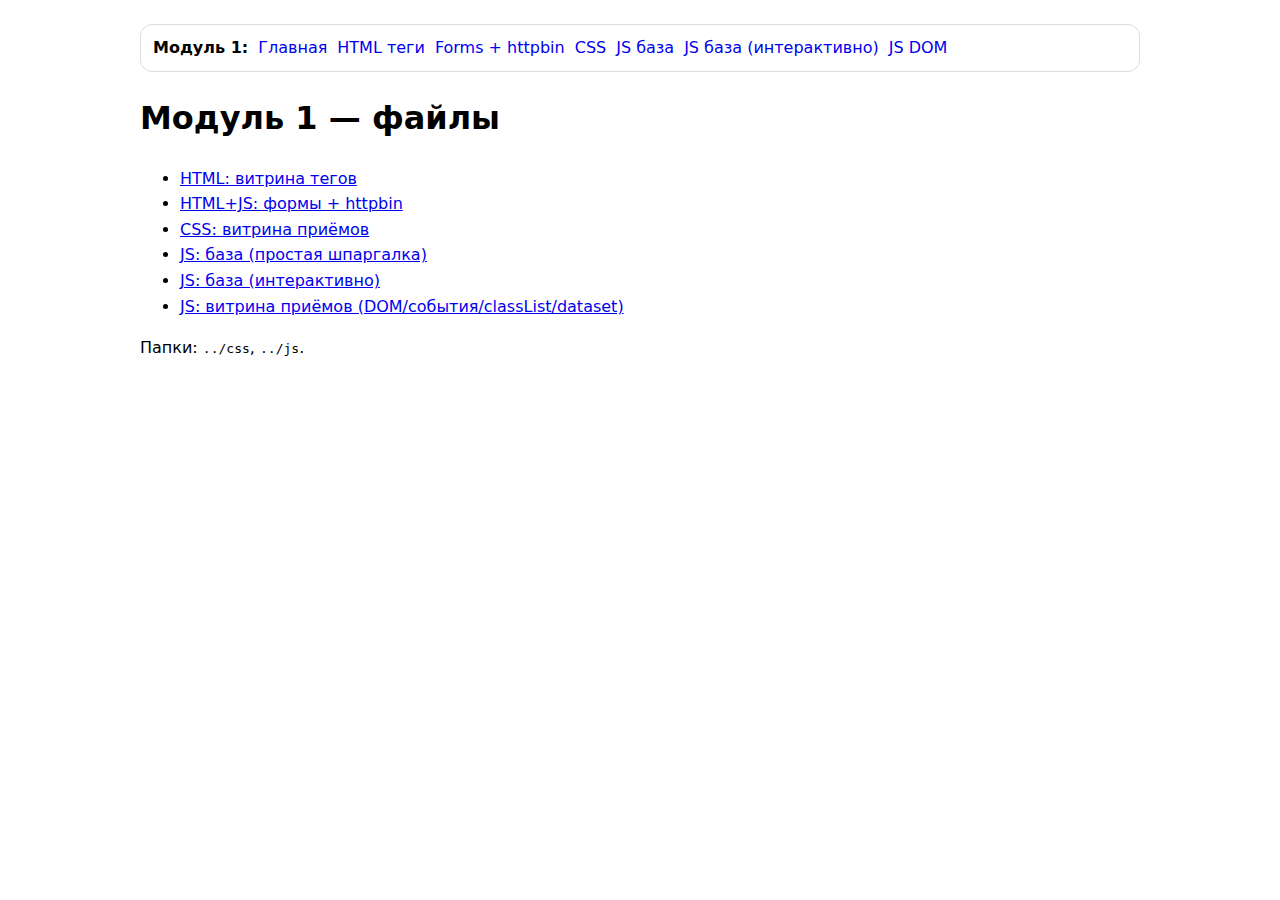
<file: module1/html/index.html>
<!DOCTYPE html>
<html lang="ru">
<head>
  <meta charset="UTF-8" />
  <meta name="viewport" content="width=device-width, initial-scale=1.0" />
  <title>Модуль 1 — навигация</title>
</head>
<body>
  <div class="topnav" role="navigation" aria-label="Навигация модуля 1">
    <strong>Модуль 1:</strong>
    <a href="./index.html">Главная</a>
    <a href="./tags-showcase.html">HTML теги</a>
    <a href="./forms-httpbin.html">Forms + httpbin</a>
    <a href="./css-showcase.html">CSS</a>
    <a href="./js-basics-cheatsheet.html">JS база</a>
    <a href="./js-basics.html">JS база (интерактивно)</a>
    <a href="./js-showcase.html">JS DOM</a>
  </div>

  <h1>Модуль 1 — файлы</h1>
  <ul>
    <li><a href="./tags-showcase.html">HTML: витрина тегов</a></li>
    <li><a href="./forms-httpbin.html">HTML+JS: формы + httpbin</a></li>
    <li><a href="./css-showcase.html">CSS: витрина приёмов</a></li>
    <li><a href="./js-basics-cheatsheet.html">JS: база (простая шпаргалка)</a></li>
    <li><a href="./js-basics.html">JS: база (интерактивно)</a></li>
    <li><a href="./js-showcase.html">JS: витрина приёмов (DOM/события/classList/dataset)</a></li>
  </ul>
  <p>Папки: <code>../css</code>, <code>../js</code>.</p>

  <style>
    :root { font-family: system-ui, -apple-system, "Segoe UI", sans-serif; line-height: 1.6; }
    body { max-width: 1000px; margin: 0 auto; padding: 24px 16px 60px; }
    .topnav { display: flex; flex-wrap: wrap; gap: 10px; align-items: center; padding: 10px 12px; border: 1px solid #ddd; border-radius: 12px; margin-bottom: 16px; }
    .topnav a { text-decoration: none; }
  </style>
</body>
</html>
</file>
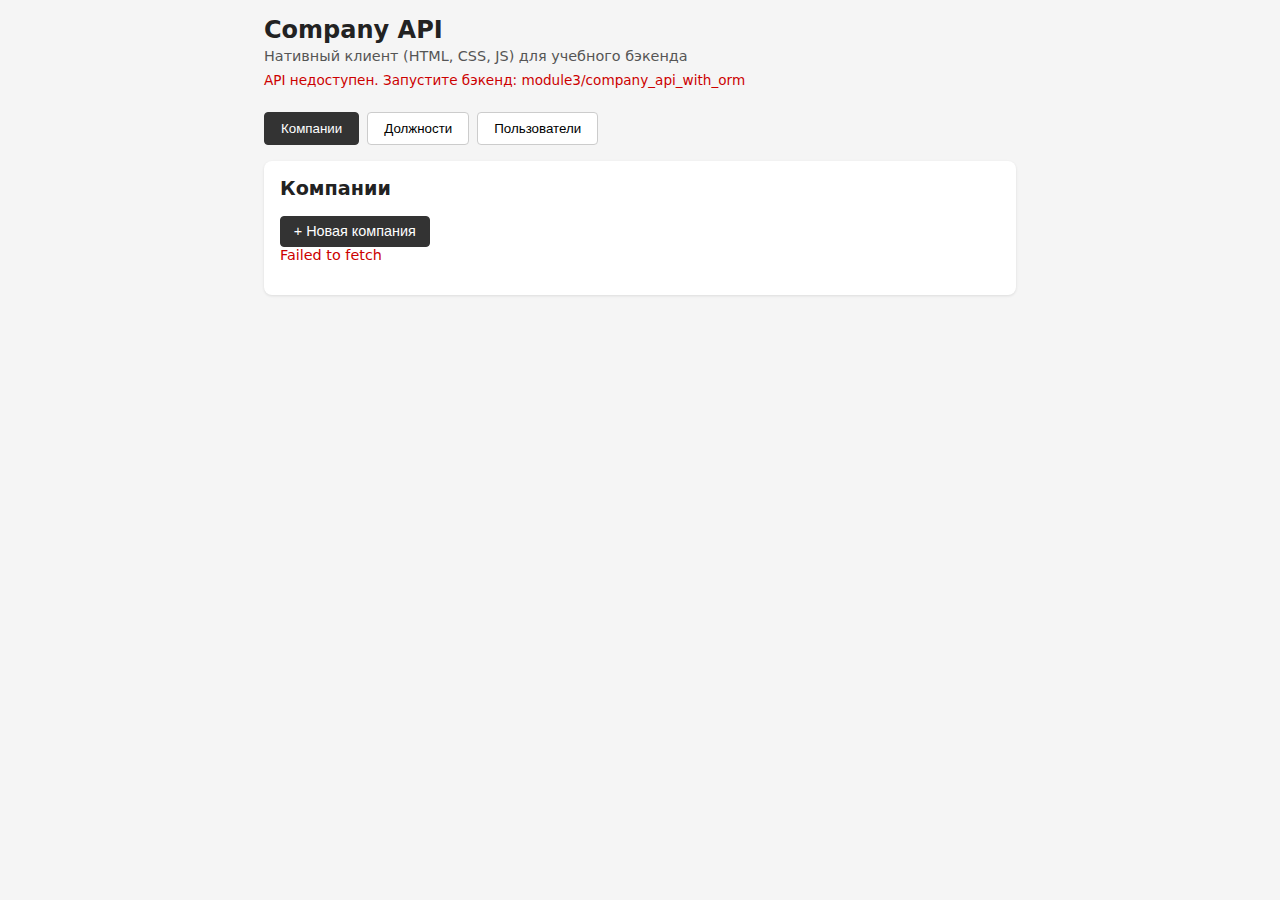
<file: module5/frontend/native/index.html>
<!DOCTYPE html>
<html lang="ru">
<head>
  <meta charset="UTF-8">
  <meta name="viewport" content="width=device-width, initial-scale=1.0">
  <title>Company API — нативный фронт</title>
  <link rel="stylesheet" href="css/style.css">
</head>
<body>
  <header>
    <h1>Company API</h1>
    <p class="subtitle">Нативный клиент (HTML, CSS, JS) для учебного бэкенда</p>
    <p class="api-status" id="apiStatus">Проверка API…</p>
  </header>

  <nav class="tabs">
    <button type="button" class="tab active" data-tab="companies">Компании</button>
    <button type="button" class="tab" data-tab="positions">Должности</button>
    <button type="button" class="tab" data-tab="users">Пользователи</button>
  </nav>

  <main>
    <!-- Компании -->
    <section id="section-companies" class="panel active">
      <h2>Компании</h2>
      <button type="button" class="btn primary" id="btnNewCompany">+ Новая компания</button>
      <div id="companiesList" class="list"></div>
      <form id="formCompany" class="form card hidden">
        <h3 id="formCompanyTitle">Новая компания</h3>
        <input type="hidden" id="companyId" />
        <label>Название <input type="text" id="companyName" required /></label>
        <label>Описание <input type="text" id="companyDescription" /></label>
        <div class="form-actions">
          <button type="submit" class="btn primary">Сохранить</button>
          <button type="button" class="btn secondary btnCancelCompany">Отмена</button>
        </div>
      </form>
    </section>

    <!-- Должности -->
    <section id="section-positions" class="panel">
      <h2>Должности</h2>
      <button type="button" class="btn primary" id="btnNewPosition">+ Новая должность</button>
      <div id="positionsList" class="list"></div>
      <form id="formPosition" class="form card hidden">
        <h3 id="formPositionTitle">Новая должность</h3>
        <input type="hidden" id="positionId" />
        <label>Название <input type="text" id="positionTitle" required /></label>
        <label>Компания (ID) <input type="number" id="positionCompanyId" required min="1" /></label>
        <div class="form-actions">
          <button type="submit" class="btn primary">Сохранить</button>
          <button type="button" class="btn secondary btnCancelPosition">Отмена</button>
        </div>
      </form>
    </section>

    <!-- Пользователи -->
    <section id="section-users" class="panel">
      <h2>Пользователи</h2>
      <button type="button" class="btn primary" id="btnNewUser">+ Новый пользователь</button>
      <div id="usersList" class="list"></div>
      <form id="formUser" class="form card hidden">
        <h3 id="formUserTitle">Новый пользователь</h3>
        <input type="hidden" id="userId" />
        <label>Имя <input type="text" id="userName" required /></label>
        <label>Email <input type="email" id="userEmail" required /></label>
        <label>ID должностей через запятую <input type="text" id="userPositionIds" placeholder="1, 2" /></label>
        <div class="form-actions">
          <button type="submit" class="btn primary">Сохранить</button>
          <button type="button" class="btn secondary btnCancelUser">Отмена</button>
        </div>
      </form>
    </section>
  </main>

  <script src="js/api.js"></script>
  <script src="js/app.js"></script>
</body>
</html>
</file>
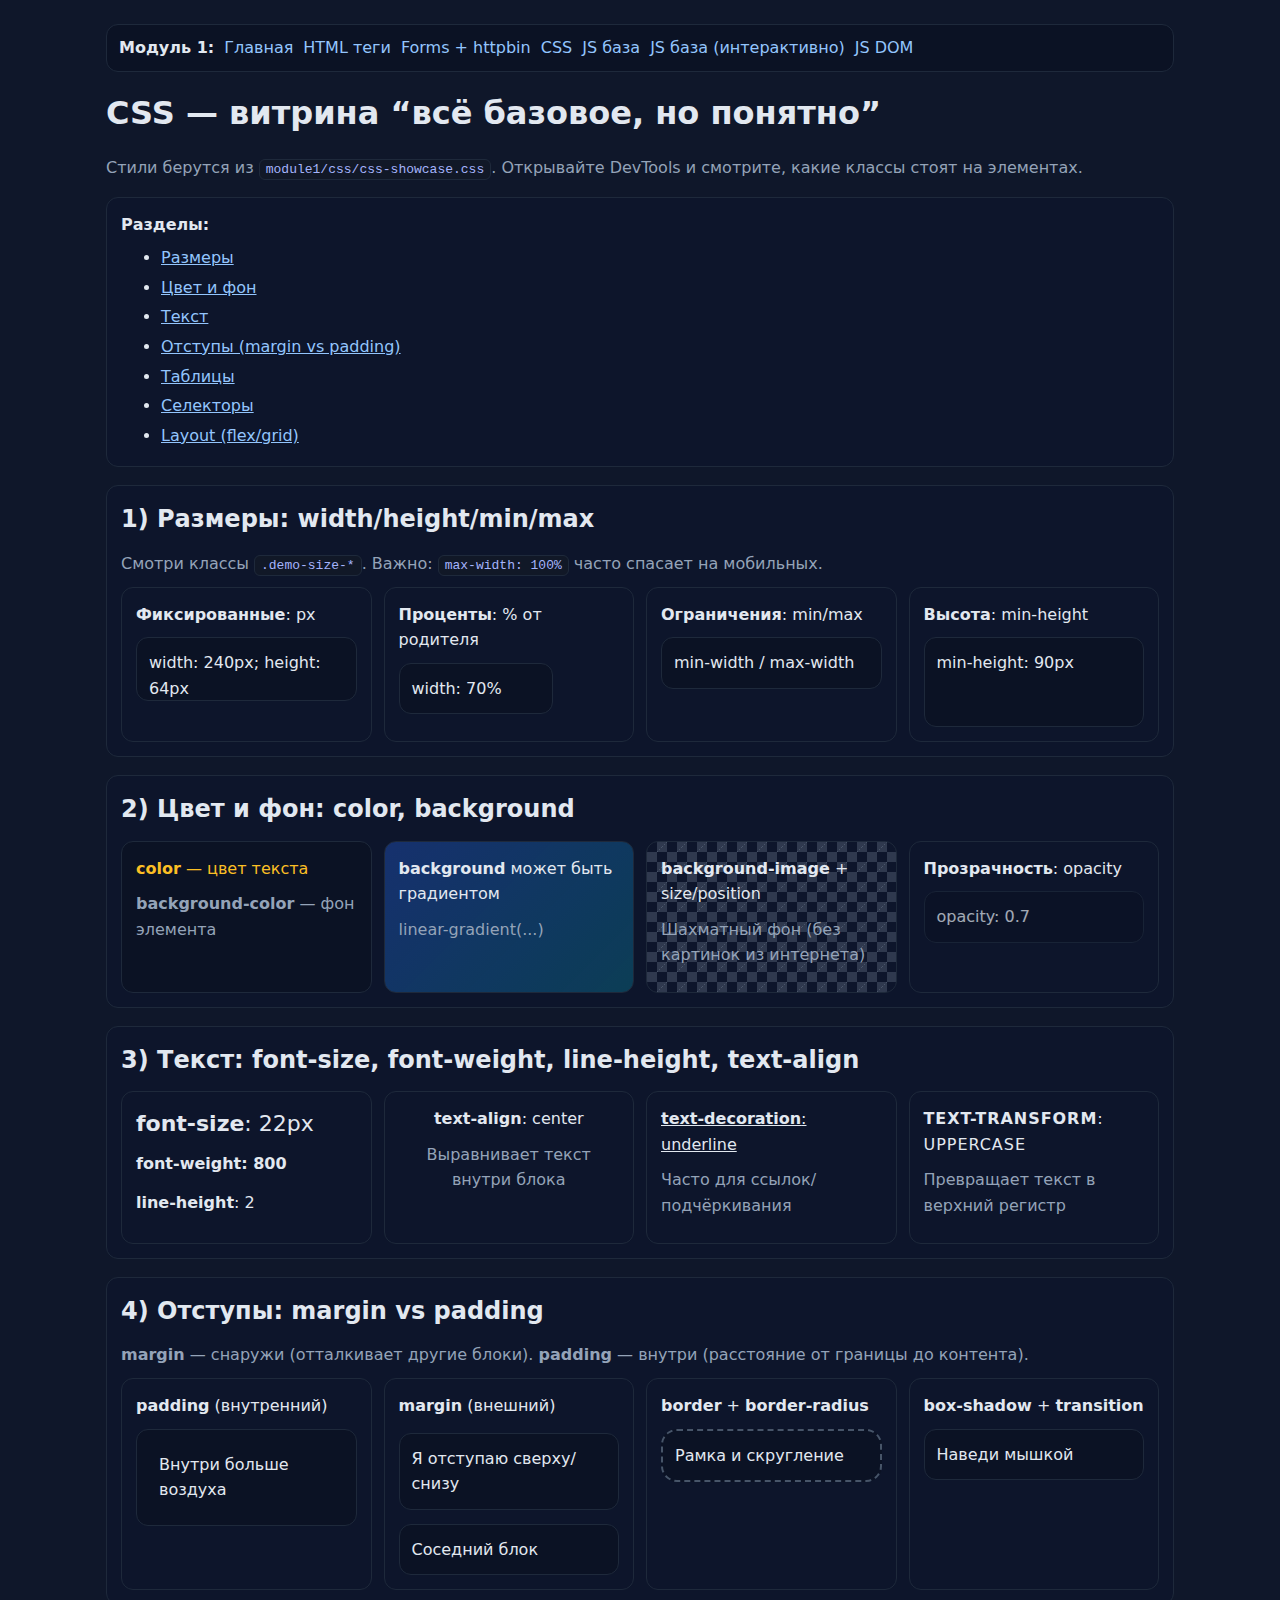
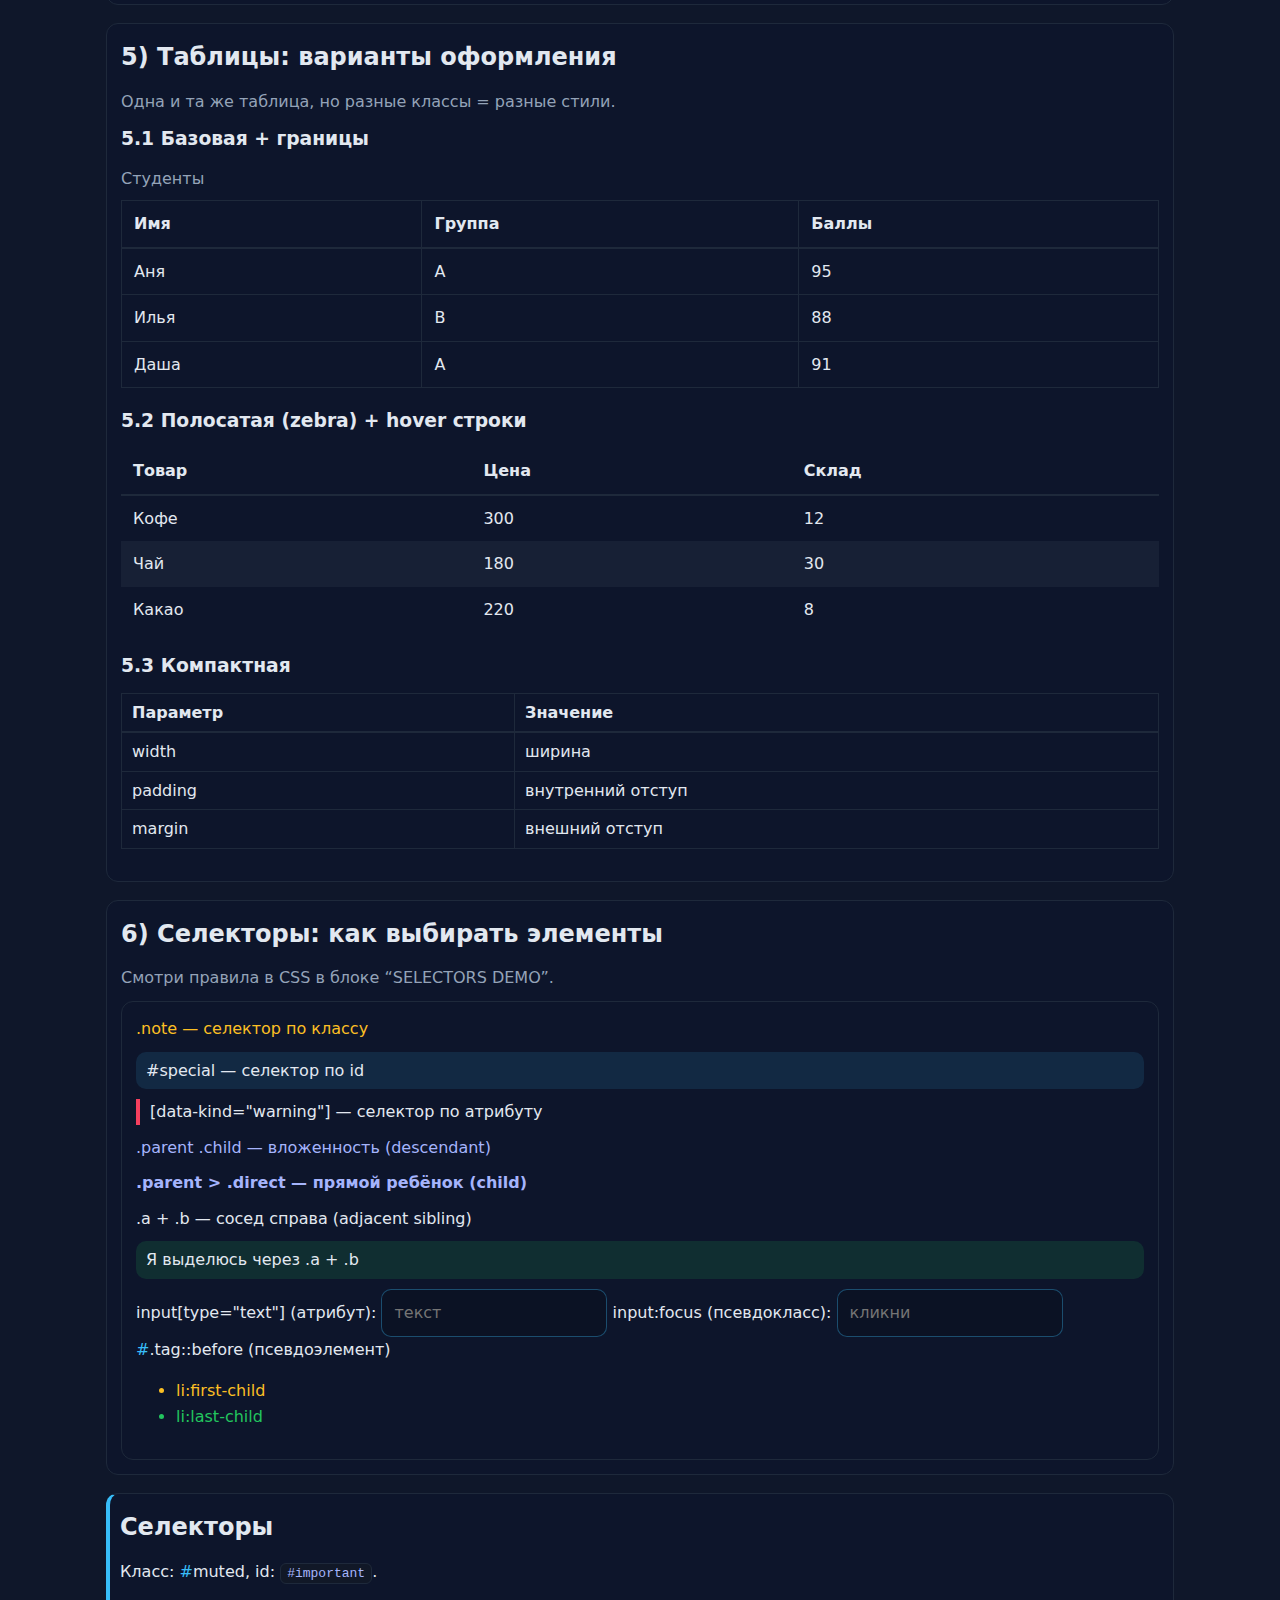
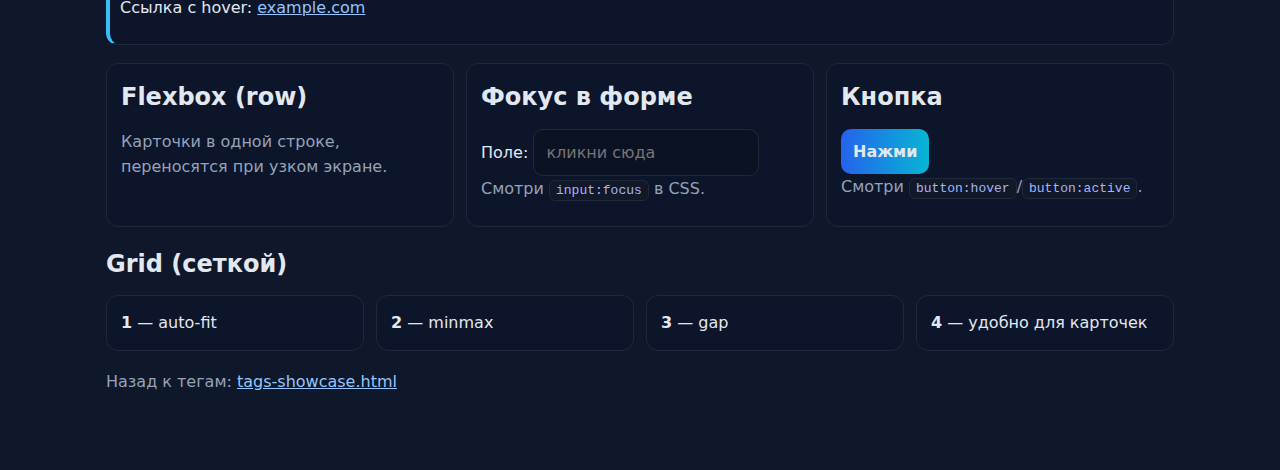
<file: module1/html/css-showcase.html>
<!DOCTYPE html>
<html lang="ru">
<head>
  <meta charset="UTF-8" />
  <meta name="viewport" content="width=device-width, initial-scale=1.0" />
  <title>CSS — витрина приёмов (Модуль 1)</title>
  <link rel="stylesheet" href="../css/css-showcase.css" />
</head>
<body>
  <div class="topnav" role="navigation" aria-label="Навигация модуля 1">
    <strong>Модуль 1:</strong>
    <a href="./index.html">Главная</a>
    <a href="./tags-showcase.html">HTML теги</a>
    <a href="./forms-httpbin.html">Forms + httpbin</a>
    <a href="./css-showcase.html">CSS</a>
    <a href="./js-basics-cheatsheet.html">JS база</a>
    <a href="./js-basics.html">JS база (интерактивно)</a>
    <a href="./js-showcase.html">JS DOM</a>
  </div>

  <h1>CSS — витрина “всё базовое, но понятно”</h1>
  <p class="muted">Стили берутся из <code>module1/css/css-showcase.css</code>. Открывайте DevTools и смотрите, какие классы стоят на элементах.</p>

  <nav class="card">
    <strong>Разделы:</strong>
    <ul class="nav">
      <li><a href="#sizes">Размеры</a></li>
      <li><a href="#colors">Цвет и фон</a></li>
      <li><a href="#text">Текст</a></li>
      <li><a href="#spacing">Отступы (margin vs padding)</a></li>
      <li><a href="#tables">Таблицы</a></li>
      <li><a href="#selectors">Селекторы</a></li>
      <li><a href="#layout">Layout (flex/grid)</a></li>
    </ul>
  </nav>

  <section id="sizes" class="card">
    <h2>1) Размеры: width/height/min/max</h2>
    <p class="muted">Смотри классы <code>.demo-size-*</code>. Важно: <code>max-width: 100%</code> часто спасает на мобильных.</p>
    <div class="grid">
      <div class="card">
        <p><strong>Фиксированные</strong>: px</p>
        <div class="demo-box demo-size-fixed">width: 240px; height: 64px</div>
      </div>
      <div class="card">
        <p><strong>Проценты</strong>: % от родителя</p>
        <div class="demo-box demo-size-percent">width: 70%</div>
      </div>
      <div class="card">
        <p><strong>Ограничения</strong>: min/max</p>
        <div class="demo-box demo-size-minmax">min-width / max-width</div>
      </div>
      <div class="card">
        <p><strong>Высота</strong>: min-height</p>
        <div class="demo-box demo-size-minheight">min-height: 90px</div>
      </div>
    </div>
  </section>

  <section id="colors" class="card">
    <h2>2) Цвет и фон: color, background</h2>
    <div class="grid">
      <div class="card demo-bg-solid">
        <p class="demo-text-accent"><strong>color</strong> — цвет текста</p>
        <p class="muted"><strong>background-color</strong> — фон элемента</p>
      </div>
      <div class="card demo-bg-gradient">
        <p><strong>background</strong> может быть градиентом</p>
        <p class="muted">linear-gradient(...)</p>
      </div>
      <div class="card demo-bg-image">
        <p><strong>background-image</strong> + size/position</p>
        <p class="muted">Шахматный фон (без картинок из интернета)</p>
      </div>
      <div class="card">
        <p><strong>Прозрачность</strong>: opacity</p>
        <div class="demo-box demo-opacity">opacity: 0.7</div>
      </div>
    </div>
  </section>

  <section id="text" class="card">
    <h2>3) Текст: font-size, font-weight, line-height, text-align</h2>
    <div class="grid">
      <div class="card">
        <p class="demo-text-size"><strong>font-size</strong>: 22px</p>
        <p class="demo-text-weight"><strong>font-weight</strong>: 800</p>
        <p class="demo-text-line"><strong>line-height</strong>: 2</p>
      </div>
      <div class="card demo-text-center">
        <p><strong>text-align</strong>: center</p>
        <p class="muted">Выравнивает текст внутри блока</p>
      </div>
      <div class="card">
        <p class="demo-text-decor"><strong>text-decoration</strong>: underline</p>
        <p class="muted">Часто для ссылок/подчёркивания</p>
      </div>
      <div class="card">
        <p class="demo-text-transform"><strong>text-transform</strong>: uppercase</p>
        <p class="muted">Превращает текст в верхний регистр</p>
      </div>
    </div>
  </section>

  <section id="spacing" class="card">
    <h2>4) Отступы: margin vs padding</h2>
    <p class="muted">
      <strong>margin</strong> — снаружи (отталкивает другие блоки). <strong>padding</strong> — внутри (расстояние от границы до контента).
    </p>
    <div class="grid">
      <div class="card">
        <p><strong>padding</strong> (внутренний)</p>
        <div class="demo-box demo-padding">
          Внутри больше воздуха
        </div>
      </div>
      <div class="card">
        <p><strong>margin</strong> (внешний)</p>
        <div class="demo-box demo-margin">Я отступаю сверху/снизу</div>
        <div class="demo-box">Соседний блок</div>
      </div>
      <div class="card">
        <p><strong>border</strong> + <strong>border-radius</strong></p>
        <div class="demo-box demo-border-round">Рамка и скругление</div>
      </div>
      <div class="card">
        <p><strong>box-shadow</strong> + <strong>transition</strong></p>
        <div class="demo-box demo-hover">Наведи мышкой</div>
      </div>
    </div>
  </section>

  <section id="tables" class="card">
    <h2>5) Таблицы: варианты оформления</h2>
    <p class="muted">Одна и та же таблица, но разные классы = разные стили.</p>

    <h3>5.1 Базовая + границы</h3>
    <table class="tbl tbl-borders">
      <caption>Студенты</caption>
      <thead>
        <tr><th>Имя</th><th>Группа</th><th>Баллы</th></tr>
      </thead>
      <tbody>
        <tr><td>Аня</td><td>A</td><td>95</td></tr>
        <tr><td>Илья</td><td>B</td><td>88</td></tr>
        <tr><td>Даша</td><td>A</td><td>91</td></tr>
      </tbody>
    </table>

    <h3>5.2 Полосатая (zebra) + hover строки</h3>
    <table class="tbl tbl-striped tbl-hover">
      <thead>
        <tr><th>Товар</th><th>Цена</th><th>Склад</th></tr>
      </thead>
      <tbody>
        <tr><td>Кофе</td><td>300</td><td>12</td></tr>
        <tr><td>Чай</td><td>180</td><td>30</td></tr>
        <tr><td>Какао</td><td>220</td><td>8</td></tr>
      </tbody>
    </table>

    <h3>5.3 Компактная</h3>
    <table class="tbl tbl-borders tbl-compact">
      <thead>
        <tr><th>Параметр</th><th>Значение</th></tr>
      </thead>
      <tbody>
        <tr><td>width</td><td>ширина</td></tr>
        <tr><td>padding</td><td>внутренний отступ</td></tr>
        <tr><td>margin</td><td>внешний отступ</td></tr>
      </tbody>
    </table>
  </section>

  <section id="selectors" class="card">
    <h2>6) Селекторы: как выбирать элементы</h2>
    <p class="muted">Смотри правила в CSS в блоке “SELECTORS DEMO”.</p>

    <div class="card">
      <p class="note">.note — селектор по классу</p>
      <p id="special">#special — селектор по id</p>
      <p data-kind="warning">[data-kind="warning"] — селектор по атрибуту</p>

      <div class="parent">
        <p class="child">.parent .child — вложенность (descendant)</p>
        <p class="child direct">.parent > .direct — прямой ребёнок (child)</p>
        <p class="a">.a + .b — сосед справа (adjacent sibling)</p>
        <p class="b">Я выделюсь через .a + .b</p>
      </div>

      <label>input[type="text"] (атрибут): <input type="text" placeholder="текст" /></label>
      <label>input:focus (псевдокласс): <input type="text" placeholder="кликни" /></label>
      <p class="tag">.tag::before (псевдоэлемент)</p>
      <ul class="list">
        <li>li:first-child</li>
        <li>li:last-child</li>
      </ul>
    </div>
  </section>

  <section id="important" class="card">
    <h2>Селекторы</h2>
    <p>Класс: <span class="tag">muted</span>, id: <code>#important</code>.</p>
    <p>Ссылка с hover: <a href="https://example.com" target="_blank" rel="noopener">example.com</a></p>
  </section>

  <section id="layout" class="row">
    <div class="card">
      <h2>Flexbox (row)</h2>
      <p class="muted">Карточки в одной строке, переносятся при узком экране.</p>
    </div>
    <div class="card">
      <h2>Фокус в форме</h2>
      <label>Поле: <input placeholder="кликни сюда" /></label>
      <p class="muted">Смотри <code>input:focus</code> в CSS.</p>
    </div>
    <div class="card">
      <h2>Кнопка</h2>
      <button type="button">Нажми</button>
      <p class="muted">Смотри <code>button:hover</code>/<code>button:active</code>.</p>
    </div>
  </section>

  <section>
    <h2>Grid (сеткой)</h2>
    <div class="grid">
      <div class="card"><strong>1</strong> — auto-fit</div>
      <div class="card"><strong>2</strong> — minmax</div>
      <div class="card"><strong>3</strong> — gap</div>
      <div class="card"><strong>4</strong> — удобно для карточек</div>
    </div>
  </section>

  <p class="muted">
    Назад к тегам: <a href="./tags-showcase.html">tags-showcase.html</a>
  </p>
</body>
</html>
</file>
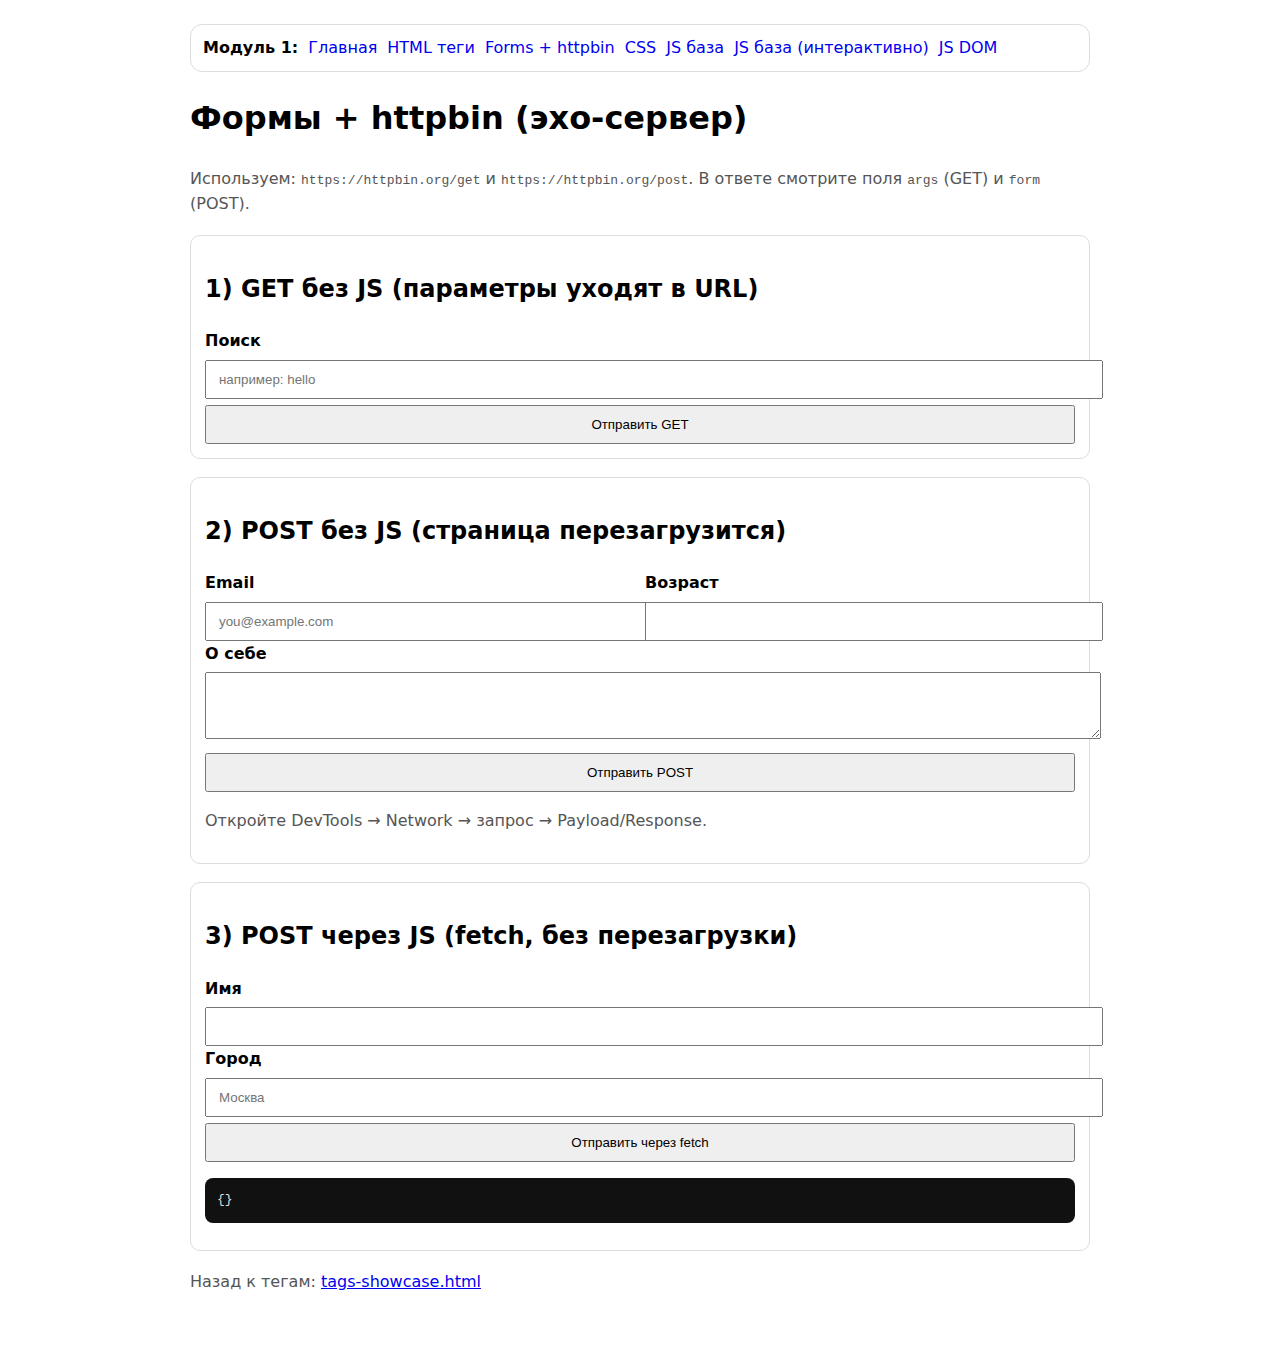
<file: module1/html/forms-httpbin.html>
<!DOCTYPE html>
<html lang="ru">
<head>
  <meta charset="UTF-8" />
  <meta name="viewport" content="width=device-width, initial-scale=1.0" />
  <title>Формы + httpbin — Модуль 1</title>
  <!-- Минимальные стили только чтобы не было каши (не урок CSS) -->
  <style>
    :root { font-family: system-ui, -apple-system, "Segoe UI", sans-serif; line-height: 1.6; }
    body { max-width: 900px; margin: 0 auto; padding: 24px 16px 60px; }
    .topnav { display: flex; flex-wrap: wrap; gap: 10px; align-items: center; padding: 10px 12px; border: 1px solid #ddd; border-radius: 12px; margin-bottom: 16px; }
    .topnav a { text-decoration: none; }
    section { margin: 18px 0; padding: 14px; border: 1px solid #ddd; border-radius: 10px; }
    label { font-weight: 600; }
    input, select, textarea, button { width: 100%; padding: 10px 12px; margin-top: 6px; }
    .row { display: grid; gap: 10px; grid-template-columns: 1fr 1fr; }
    .muted { color: #555; }
    pre { white-space: pre-wrap; background: #111; color: #ddd; padding: 12px; border-radius: 8px; }
  </style>
</head>
<body>
  <div class="topnav" role="navigation" aria-label="Навигация модуля 1">
    <strong>Модуль 1:</strong>
    <a href="./index.html">Главная</a>
    <a href="./tags-showcase.html">HTML теги</a>
    <a href="./forms-httpbin.html">Forms + httpbin</a>
    <a href="./css-showcase.html">CSS</a>
    <a href="./js-basics-cheatsheet.html">JS база</a>
    <a href="./js-basics.html">JS база (интерактивно)</a>
    <a href="./js-showcase.html">JS DOM</a>
  </div>

  <h1>Формы + httpbin (эхо-сервер)</h1>
  <p class="muted">
    Используем: <code>https://httpbin.org/get</code> и <code>https://httpbin.org/post</code>.
    В ответе смотрите поля <code>args</code> (GET) и <code>form</code> (POST).
  </p>

  <section>
    <h2>1) GET без JS (параметры уходят в URL)</h2>
    <form action="https://httpbin.org/get" method="get" target="_blank">
      <label for="q">Поиск</label>
      <input id="q" name="q" type="text" placeholder="например: hello" />
      <button type="submit">Отправить GET</button>
    </form>
  </section>

  <section>
    <h2>2) POST без JS (страница перезагрузится)</h2>
    <form action="https://httpbin.org/post" method="post" target="_blank">
      <div class="row">
        <div>
          <label for="email">Email</label>
          <input id="email" name="email" type="email" required placeholder="you@example.com" />
        </div>
        <div>
          <label for="age">Возраст</label>
          <input id="age" name="age" type="number" min="1" max="120" />
        </div>
      </div>

      <label for="about">О себе</label>
      <textarea id="about" name="about" rows="3"></textarea>

      <button type="submit">Отправить POST</button>
      <p class="muted">Откройте DevTools → Network → запрос → Payload/Response.</p>
    </form>
  </section>

  <section>
    <h2>3) POST через JS (fetch, без перезагрузки)</h2>
    <form id="js-form">
      <label for="name">Имя</label>
      <input id="name" name="name" required />

      <label for="city">Город</label>
      <input id="city" name="city" placeholder="Москва" />

      <button type="submit">Отправить через fetch</button>
    </form>
    <p id="status" class="muted"></p>
    <pre id="output">{}</pre>
  </section>

  <p class="muted">
    Назад к тегам: <a href="./tags-showcase.html">tags-showcase.html</a>
  </p>

  <script src="../js/forms-httpbin.js"></script>
</body>
</html>
</file>
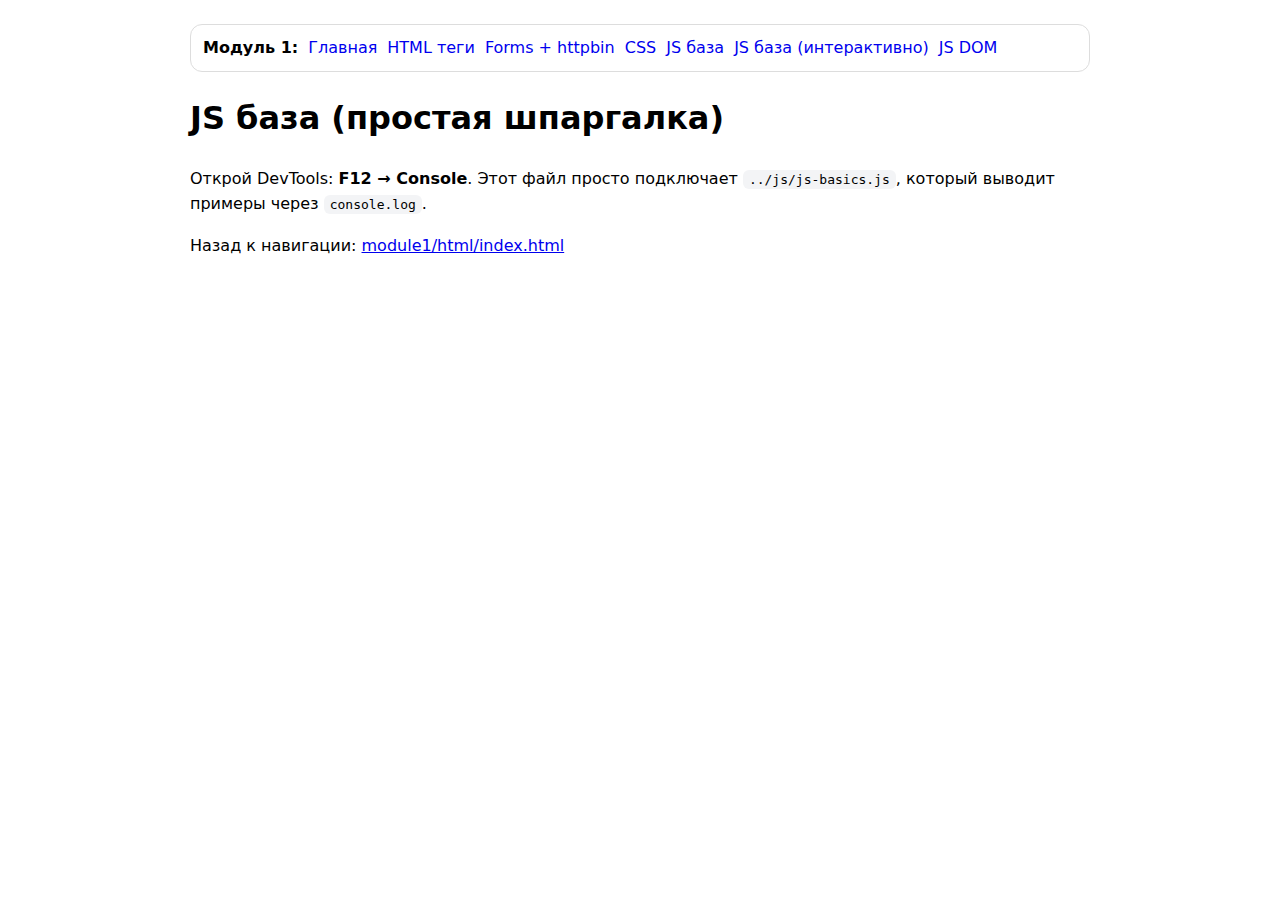
<file: module1/html/js-basics-cheatsheet.html>
<!DOCTYPE html>
<html lang="ru">
<head>
  <meta charset="UTF-8" />
  <meta name="viewport" content="width=device-width, initial-scale=1.0" />
  <title>JS база (простая шпаргалка)</title>
  <style>
    :root { font-family: system-ui, -apple-system, "Segoe UI", sans-serif; line-height: 1.6; }
    body { max-width: 900px; margin: 0 auto; padding: 24px 16px 60px; }
    code { background: #f3f4f6; padding: 2px 6px; border-radius: 6px; }
    .topnav { display: flex; flex-wrap: wrap; gap: 10px; align-items: center; padding: 10px 12px; border: 1px solid #ddd; border-radius: 12px; margin-bottom: 16px; }
    .topnav a { text-decoration: none; }
  </style>
</head>
<body>
  <div class="topnav" role="navigation" aria-label="Навигация модуля 1">
    <strong>Модуль 1:</strong>
    <a href="./index.html">Главная</a>
    <a href="./tags-showcase.html">HTML теги</a>
    <a href="./forms-httpbin.html">Forms + httpbin</a>
    <a href="./css-showcase.html">CSS</a>
    <a href="./js-basics-cheatsheet.html">JS база</a>
    <a href="./js-basics.html">JS база (интерактивно)</a>
    <a href="./js-showcase.html">JS DOM</a>
  </div>

  <h1>JS база (простая шпаргалка)</h1>
  <p>
    Открой DevTools: <strong>F12 → Console</strong>.
    Этот файл просто подключает <code>../js/js-basics.js</code>, который выводит примеры через <code>console.log</code>.
  </p>

  <p>
    Назад к навигации: <a href="./index.html">module1/html/index.html</a>
  </p>

  <script src="../js/js-basics.js"></script>
</body>
</html>
</file>
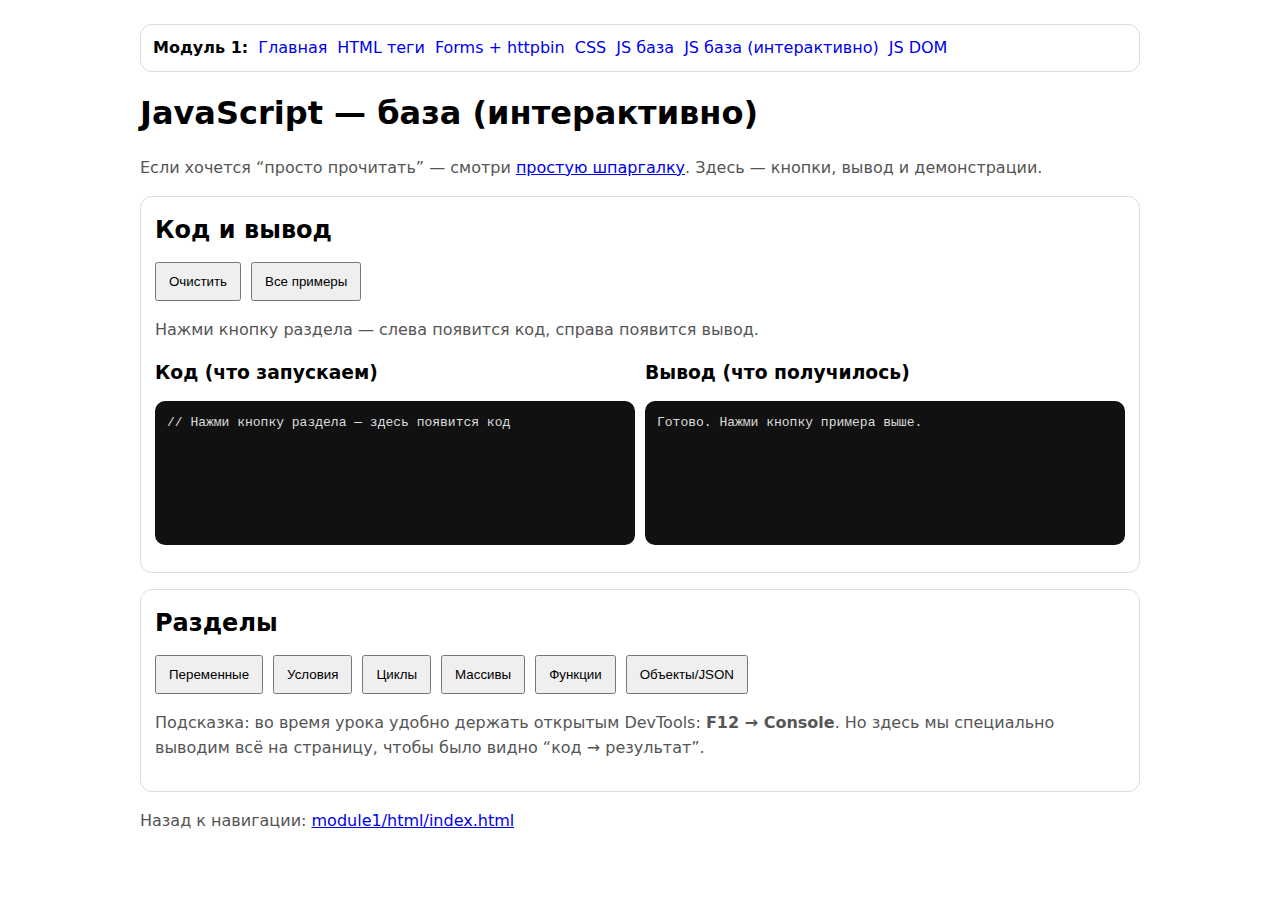
<file: module1/html/js-basics.html>
<!DOCTYPE html>
<html lang="ru">
<head>
  <meta charset="UTF-8" />
  <meta name="viewport" content="width=device-width, initial-scale=1.0" />
  <title>JS базово — интерактивно</title>
  <style>
    :root { font-family: system-ui, -apple-system, "Segoe UI", sans-serif; line-height: 1.6; }
    body { max-width: 1000px; margin: 0 auto; padding: 24px 16px 60px; }
    h1, h2, h3 { margin: 0 0 12px; }
    section { border: 1px solid #ddd; border-radius: 12px; padding: 14px; margin: 16px 0; }
    .muted { color: #555; }
    .row { display: flex; flex-wrap: wrap; gap: 10px; align-items: center; }
    button { padding: 10px 12px; cursor: pointer; }
    code { background: #f3f4f6; padding: 2px 6px; border-radius: 6px; }
    pre { white-space: pre-wrap; background: #111; color: #ddd; padding: 12px; border-radius: 10px; min-height: 120px; }
    .topnav { display: flex; flex-wrap: wrap; gap: 10px; align-items: center; padding: 10px 12px; border: 1px solid #ddd; border-radius: 12px; margin-bottom: 16px; }
    .topnav a { text-decoration: none; }
  </style>
</head>
<body>
  <div class="topnav" role="navigation" aria-label="Навигация модуля 1">
    <strong>Модуль 1:</strong>
    <a href="./index.html">Главная</a>
    <a href="./tags-showcase.html">HTML теги</a>
    <a href="./forms-httpbin.html">Forms + httpbin</a>
    <a href="./css-showcase.html">CSS</a>
    <a href="./js-basics-cheatsheet.html">JS база</a>
    <a href="./js-basics.html">JS база (интерактивно)</a>
    <a href="./js-showcase.html">JS DOM</a>
  </div>

  <h1>JavaScript — база (интерактивно)</h1>
  <p class="muted">
    Если хочется “просто прочитать” — смотри <a href="./js-basics-cheatsheet.html">простую шпаргалку</a>.
    Здесь — кнопки, вывод и демонстрации.
  </p>

  <section>
    <h2>Код и вывод</h2>
    <div class="row">
      <button id="btn-clear" type="button">Очистить</button>
      <button id="btn-all" type="button">Все примеры</button>
    </div>
    <p class="muted">Нажми кнопку раздела — слева появится код, справа появится вывод.</p>
    <div class="row" style="align-items: stretch;">
      <div style="flex: 1 1 420px;">
        <h3>Код (что запускаем)</h3>
        <pre id="code"></pre>
      </div>
      <div style="flex: 1 1 420px;">
        <h3>Вывод (что получилось)</h3>
        <pre id="out"></pre>
      </div>
    </div>
  </section>

  <section>
    <h2>Разделы</h2>
    <div class="row">
      <button id="btn-vars" type="button">Переменные</button>
      <button id="btn-conditions" type="button">Условия</button>
      <button id="btn-loops" type="button">Циклы</button>
      <button id="btn-arrays" type="button">Массивы</button>
      <button id="btn-functions" type="button">Функции</button>
      <button id="btn-json" type="button">Объекты/JSON</button>
    </div>
    <p class="muted">
      Подсказка: во время урока удобно держать открытым DevTools: <strong>F12 → Console</strong>.
      Но здесь мы специально выводим всё на страницу, чтобы было видно “код → результат”.
    </p>
  </section>

  <p class="muted">
    Назад к навигации: <a href="./index.html">module1/html/index.html</a>
  </p>

  <script src="../js/js-basics-demo.js"></script>
</body>
</html>
</file>
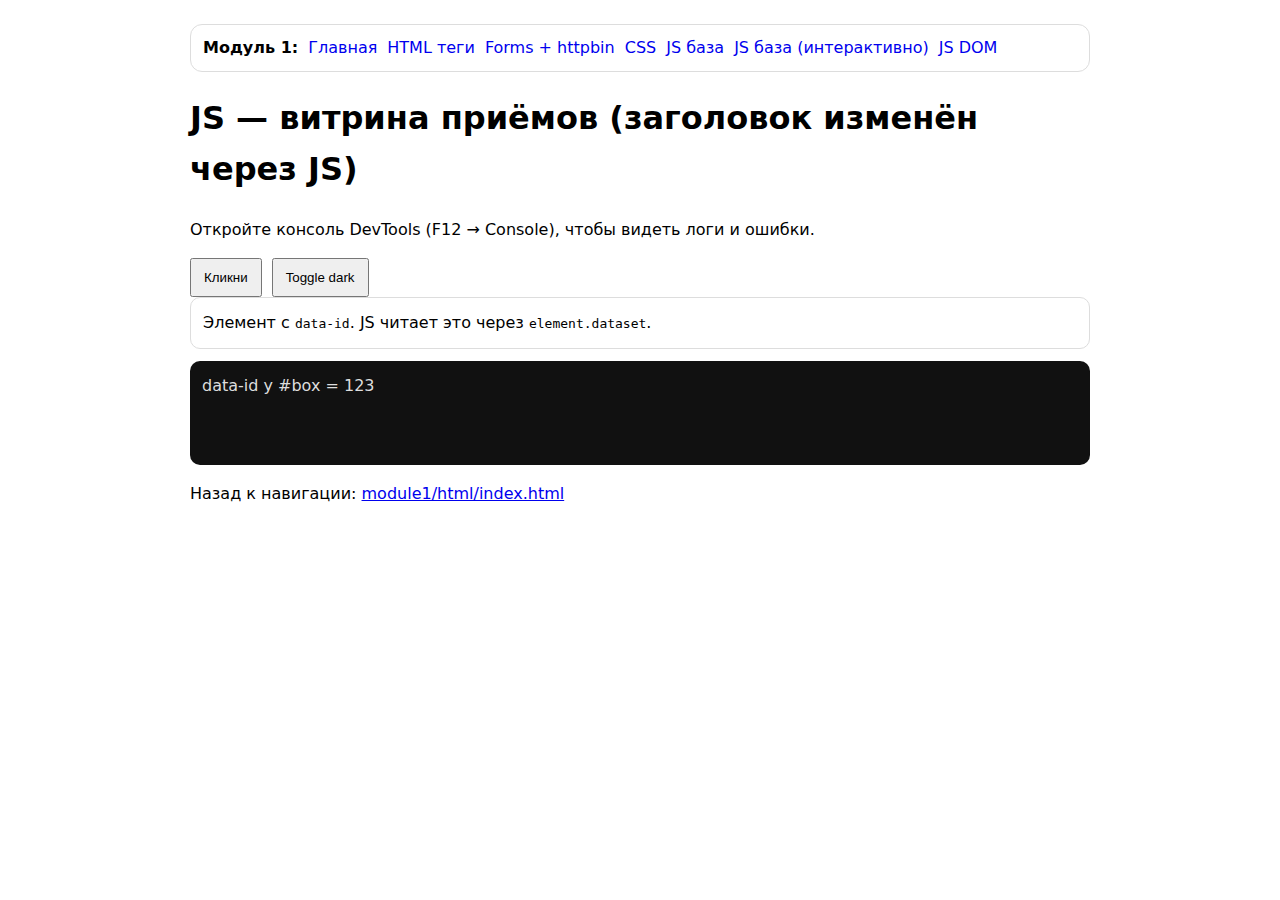
<file: module1/html/js-showcase.html>
<!DOCTYPE html>
<html lang="ru">
<head>
  <meta charset="UTF-8" />
  <meta name="viewport" content="width=device-width, initial-scale=1.0" />
  <title>JS — витрина приёмов (Модуль 1)</title>
  <style>
    :root { font-family: system-ui, -apple-system, "Segoe UI", sans-serif; line-height: 1.6; }
    body { max-width: 900px; margin: 0 auto; padding: 24px 16px 60px; }
    .row { display: flex; gap: 10px; flex-wrap: wrap; }
    button { padding: 10px 12px; cursor: pointer; }
    #box { padding: 12px; border: 1px solid #ddd; border-radius: 10px; }
    #log { margin-top: 12px; padding: 12px; background: #111; color: #ddd; border-radius: 10px; min-height: 80px; }
    body.is-dark { background: #0f172a; color: #e2e8f0; }
    body.is-dark #box { border-color: #334155; }
    .topnav { display: flex; flex-wrap: wrap; gap: 10px; align-items: center; padding: 10px 12px; border: 1px solid #ddd; border-radius: 12px; margin-bottom: 16px; }
    .topnav a { text-decoration: none; }
  </style>
</head>
<body>
  <div class="topnav" role="navigation" aria-label="Навигация модуля 1">
    <strong>Модуль 1:</strong>
    <a href="./index.html">Главная</a>
    <a href="./tags-showcase.html">HTML теги</a>
    <a href="./forms-httpbin.html">Forms + httpbin</a>
    <a href="./css-showcase.html">CSS</a>
    <a href="./js-basics-cheatsheet.html">JS база</a>
    <a href="./js-basics.html">JS база (интерактивно)</a>
    <a href="./js-showcase.html">JS DOM</a>
  </div>

  <h1 id="title">JS — витрина приёмов</h1>
  <p>Откройте консоль DevTools (F12 → Console), чтобы видеть логи и ошибки.</p>

  <div class="row">
    <button id="btn" type="button">Кликни</button>
    <button id="toggle" type="button">Toggle dark</button>
  </div>

  <div id="box" data-id="123">
    Элемент с <code>data-id</code>. JS читает это через <code>element.dataset</code>.
  </div>

  <div id="log"></div>

  <p>
    Назад к навигации: <a href="./index.html">module1/html/index.html</a>
  </p>

  <script src="../js/js-showcase.js"></script>
</body>
</html>
</file>
<file: module5/frontend/native/css/style.css>
* {
  box-sizing: border-box;
}

body {
  font-family: system-ui, -apple-system, sans-serif;
  max-width: 800px;
  margin: 0 auto;
  padding: 1rem 1.5rem;
  background: #f5f5f5;
  color: #222;
}

header {
  margin-bottom: 1.5rem;
}

header h1 {
  margin: 0 0 0.25rem 0;
  font-size: 1.5rem;
}

.subtitle {
  margin: 0;
  color: #555;
  font-size: 0.9rem;
}

.api-status {
  margin-top: 0.5rem;
  font-size: 0.85rem;
}

.api-status.ok {
  color: #0a0;
}

.api-status.err {
  color: #c00;
}

.tabs {
  display: flex;
  gap: 0.5rem;
  margin-bottom: 1rem;
}

.tab {
  padding: 0.5rem 1rem;
  border: 1px solid #ccc;
  background: #fff;
  cursor: pointer;
  border-radius: 4px;
}

.tab:hover {
  background: #eee;
}

.tab.active {
  background: #333;
  color: #fff;
  border-color: #333;
}

.panel {
  display: none;
  background: #fff;
  padding: 1rem;
  border-radius: 8px;
  box-shadow: 0 1px 3px rgba(0,0,0,0.1);
}

.panel.active {
  display: block;
}

.panel h2 {
  margin: 0 0 1rem 0;
  font-size: 1.2rem;
}

.list {
  display: flex;
  flex-direction: column;
  gap: 0.5rem;
  margin-bottom: 1rem;
}

.card {
  padding: 0.75rem 1rem;
  border: 1px solid #ddd;
  border-radius: 6px;
  background: #fafafa;
  display: flex;
  justify-content: space-between;
  align-items: center;
  flex-wrap: wrap;
  gap: 0.5rem;
}

.card .title {
  font-weight: 600;
}

.card .meta {
  font-size: 0.85rem;
  color: #666;
}

.card-actions {
  display: flex;
  gap: 0.5rem;
}

.btn {
  padding: 0.4rem 0.8rem;
  border-radius: 4px;
  cursor: pointer;
  border: 1px solid #ccc;
  background: #fff;
  font-size: 0.9rem;
}

.btn:hover {
  background: #eee;
}

.btn.primary {
  background: #333;
  color: #fff;
  border-color: #333;
}

.btn.primary:hover {
  background: #555;
}

.btn.secondary {
  background: #fff;
}

.btn.danger {
  color: #c00;
  border-color: #c00;
}

.btn.danger:hover {
  background: #fee;
}

.form.card {
  flex-direction: column;
  align-items: stretch;
  margin-top: 1rem;
}

.form.hidden {
  display: none !important;
}

.form label {
  display: block;
  margin-bottom: 0.75rem;
}

.form label input {
  width: 100%;
  padding: 0.5rem;
  margin-top: 0.25rem;
  border: 1px solid #ccc;
  border-radius: 4px;
}

.form-actions {
  display: flex;
  gap: 0.5rem;
  margin-top: 0.5rem;
}

.empty {
  color: #888;
  font-style: italic;
}

.loading {
  color: #666;
}

.error {
  color: #c00;
  font-size: 0.9rem;
}
</file>
<file: module1/css/css-showcase.css>
/*
  css-showcase.css — витрина основных приёмов CSS
  Открывать вместе с: ../html/css-showcase.html
*/

/* ==========================================================================
   0) БАЗОВАЯ СТРАНИЦА + КОМПОНЕНТЫ ДЕМО
   ========================================================================== */

/* CSS-переменные: удобные “константы” */
:root {
  --bg: #0f172a;
  --panel: #0b1224;
  --text: #e2e8f0;
  --muted: #94a3b8;
  --border: #1e293b;
  --accent: #38bdf8;
  --accent2: #fbbf24;
  font-family: system-ui, -apple-system, "Segoe UI", sans-serif;
  line-height: 1.6;
}

/* Частая “база”: чтобы padding/border не ломали размеры */
*,
*::before,
*::after {
  box-sizing: border-box;
}

html { background: var(--bg); }

/* 2) Базовые селекторы */
body {
  margin: 0 auto;
  padding: 24px 16px 60px;
  max-width: 1100px;
  background: var(--bg);
  color: var(--text);
}

/* Чтобы страницы не выглядели “криво”: одинаковые отступы между секциями */
section { margin: 18px 0; }

/* селектор по классу */
.muted { color: var(--muted); }

/* селектор по id */
#important { border-left: 4px solid var(--accent); padding-left: 10px; }

/* 3) Группировка селекторов */
h1, h2, h3 { margin: 0 0 12px; }

code {
  background: #111827;
  border: 1px solid var(--border);
  padding: 2px 6px;
  border-radius: 6px;
  color: #a5b4fc;
}

/* 4) Селекторы по вложенности */
section p { margin: 0 0 10px; }

/* 5) Псевдоклассы */
a { color: #93c5fd; }
a:hover { color: var(--accent); }

/* 6) Формы и фокус */
input, button {
  font: inherit;
  padding: 10px 12px;
  border-radius: 10px;
  border: 1px solid var(--border);
  background: #0b1224;
  color: var(--text);
}
input:focus {
  outline: 2px solid var(--accent);
  border-color: var(--accent);
}

/* 7) Flexbox (ряд карточек) */
.row {
  display: flex;
  gap: 12px;
  flex-wrap: wrap;
}
.card {
  flex: 1 1 260px;
  border: 1px solid var(--border);
  background: #0d152b;
  border-radius: 12px;
  padding: 14px;
}

/* 8) Grid (сетка) */
.grid {
  display: grid;
  gap: 12px;
  grid-template-columns: repeat(auto-fit, minmax(240px, 1fr));
}

/* 9) Псевдоэлементы */
.tag::before {
  content: "#";
  color: var(--accent);
}

/* Навигация */
.nav { margin: 8px 0 0; }
.nav li { margin: 4px 0; }

/* Верхняя навигация между страницами */
.topnav {
  display: flex;
  flex-wrap: wrap;
  gap: 10px;
  align-items: center;
  padding: 10px 12px;
  border: 1px solid var(--border);
  border-radius: 12px;
  background: var(--panel);
  margin: 0 0 16px;
}
.topnav a { text-decoration: none; }

/* ==========================================================================
   1) ДЕМО: размеры / фон / текст / отступы
   ========================================================================== */

/* Базовый “блок для демонстрации” */
.demo-box {
  border: 1px solid var(--border);
  background: var(--panel);
  border-radius: 12px;
  padding: 12px;
}

/* РАЗМЕРЫ */
/* width/height — задаём размер элемента */
.demo-size-fixed { width: 240px; max-width: 100%; height: 64px; }
/* % — процент от ширины родителя */
.demo-size-percent { width: 70%; }
/* min/max — ограничения */
.demo-size-minmax { min-width: 180px; max-width: 320px; width: 100%; }
/* min-height — минимальная высота */
.demo-size-minheight { min-height: 90px; }

/* ЦВЕТ И ФОН */
/* color — цвет текста */
.demo-text-accent { color: var(--accent2); }
/* background-color — фон */
.demo-bg-solid { background: #0b1224; }
/* gradient — фон градиентом */
.demo-bg-gradient { background: linear-gradient(135deg, rgba(37,99,235,.35), rgba(6,182,212,.25)); }
/* “картинка” без внешних файлов: повторяющийся pattern */
.demo-bg-image {
  background-image:
    linear-gradient(45deg, rgba(148,163,184,.25) 25%, transparent 25%),
    linear-gradient(-45deg, rgba(148,163,184,.25) 25%, transparent 25%),
    linear-gradient(45deg, transparent 75%, rgba(148,163,184,.25) 75%),
    linear-gradient(-45deg, transparent 75%, rgba(148,163,184,.25) 75%);
  background-size: 20px 20px;
  background-position: 0 0, 0 10px, 10px -10px, -10px 0px;
}
/* opacity — прозрачность всего элемента */
.demo-opacity { opacity: 0.7; }

/* ТЕКСТ */
.demo-text-size { font-size: 22px; }
.demo-text-weight { font-weight: 800; }
.demo-text-line { line-height: 2; }
.demo-text-center { text-align: center; }
.demo-text-decor { text-decoration: underline; }
.demo-text-transform { text-transform: uppercase; letter-spacing: 0.06em; }

/* ОТСТУПЫ / ГРАНИЦЫ */
/* padding — внутренний отступ */
.demo-padding { padding: 22px; }
/* margin — внешний отступ */
.demo-margin { margin: 14px 0; }
/* border + radius */
.demo-border-round { border: 2px dashed #475569; border-radius: 16px; }

/* hover + transition */
.demo-hover {
  transition: transform 120ms ease, box-shadow 120ms ease;
}
.demo-hover:hover {
  transform: translateY(-2px);
  box-shadow: 0 14px 26px rgba(0, 0, 0, 0.45);
}

/* ==========================================================================
   2) ТАБЛИЦЫ
   ========================================================================== */

.tbl {
  width: 100%;
  border-collapse: collapse; /* убираем двойные границы */
  margin: 10px 0 18px;
}
.tbl caption {
  text-align: left;
  color: var(--muted);
  margin-bottom: 8px;
}
.tbl th,
.tbl td {
  padding: 10px 12px;
  text-align: left;
}
.tbl thead th {
  border-bottom: 2px solid var(--border);
}

/* Границы у всех ячеек */
.tbl-borders th,
.tbl-borders td {
  border: 1px solid var(--border);
}

/* Zebra строки */
.tbl-striped tbody tr:nth-child(even) {
  background: rgba(148, 163, 184, 0.08);
}

/* Hover по строке */
.tbl-hover tbody tr:hover {
  background: rgba(56, 189, 248, 0.12);
}

/* Компактная таблица */
.tbl-compact th,
.tbl-compact td {
  padding: 6px 10px;
}

/* ==========================================================================
   3) SELECTORS DEMO (чтобы было “видно”, что селектор сработал)
   ========================================================================== */

/* класс */
.note { color: var(--accent2); }
/* id */
#special { background: rgba(56, 189, 248, 0.12); padding: 6px 10px; border-radius: 10px; }
/* атрибут */
[data-kind="warning"] { border-left: 4px solid #f43f5e; padding-left: 10px; }
/* вложенность */
.parent .child { color: #a5b4fc; }
/* прямой ребёнок */
.parent > .direct { font-weight: 800; }
/* сосед справа */
.a + .b { background: rgba(34, 197, 94, 0.14); padding: 6px 10px; border-radius: 10px; }
/* input по атрибуту type */
input[type="text"] { border-color: rgba(56, 189, 248, 0.35); }
/* псевдоклассы списка */
.list li:first-child { color: var(--accent2); }
.list li:last-child { color: #22c55e; }

/* 10) Кнопка */
button {
  cursor: pointer;
  background: linear-gradient(90deg, #2563eb, #06b6d4);
  border: none;
  font-weight: 700;
}
button:active { transform: translateY(1px); }
</file>
